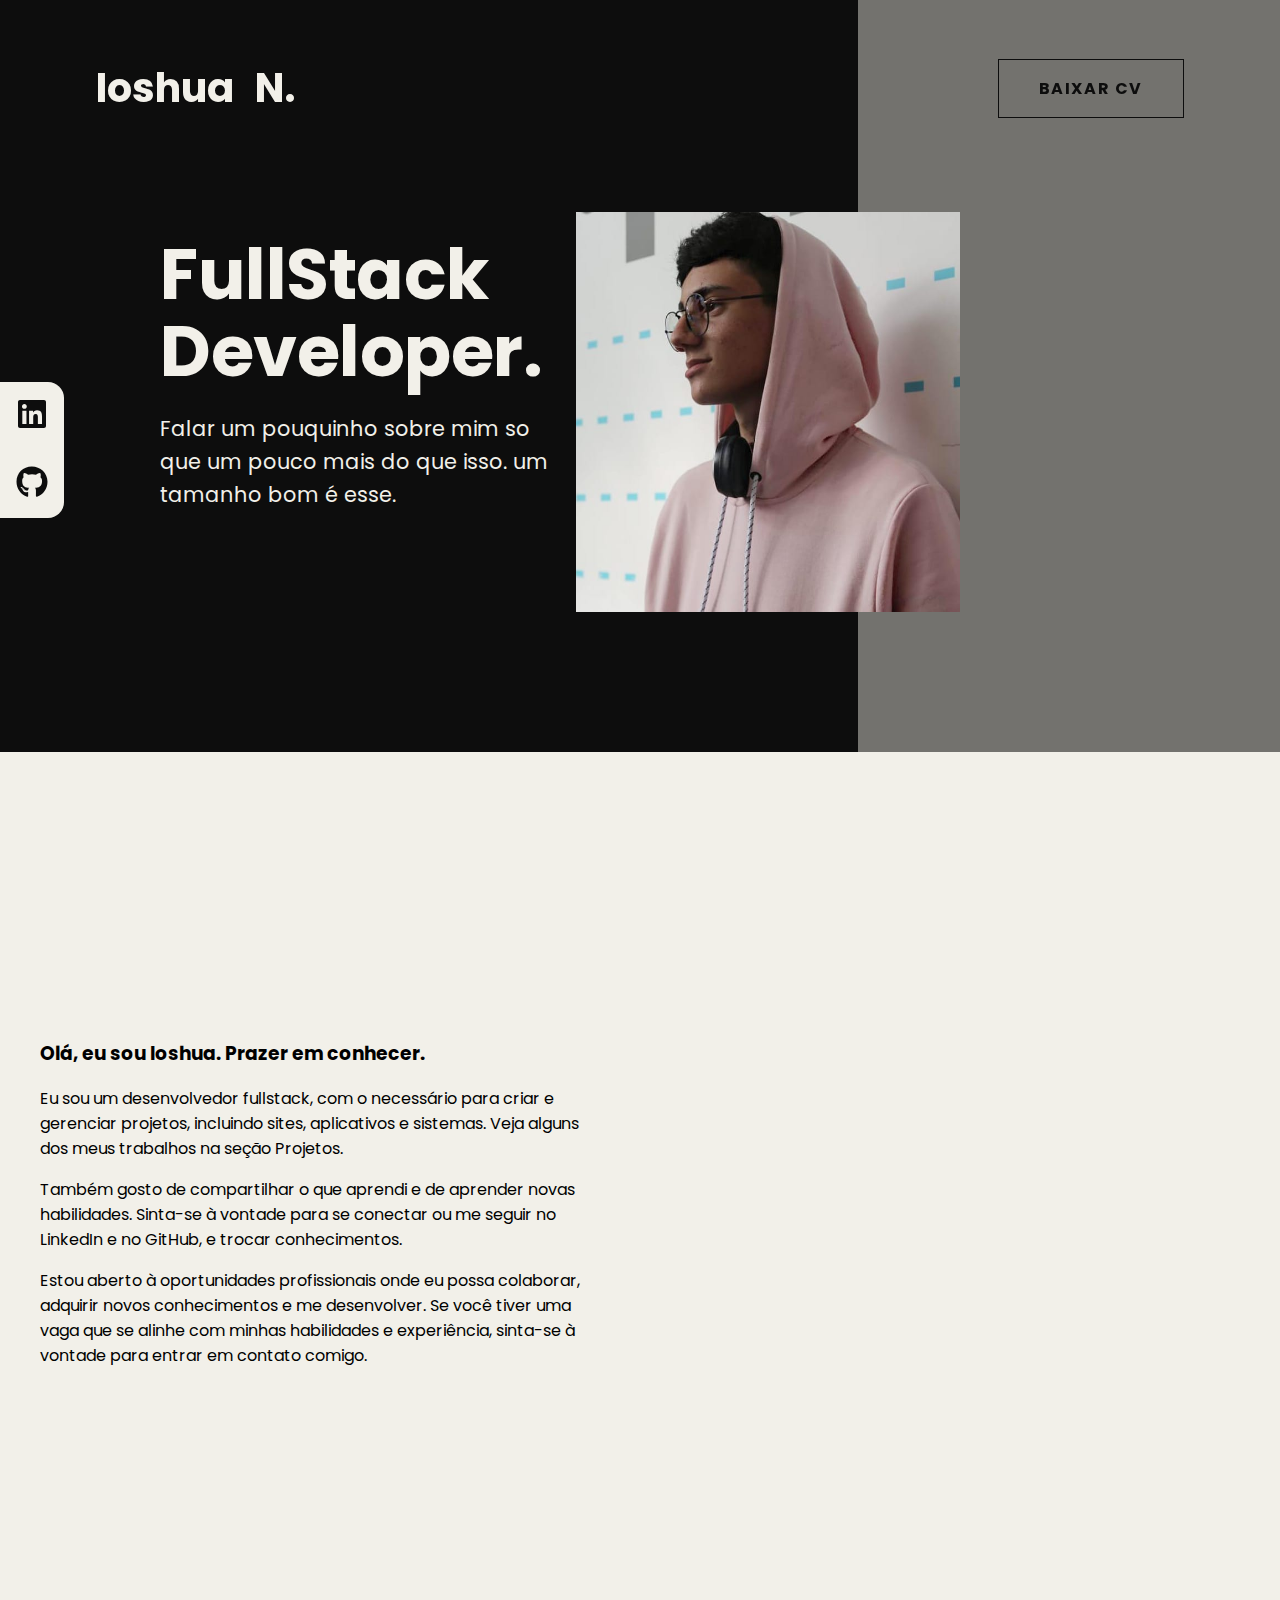
<file: index.html>
<!DOCTYPE html>
<html lang = "pt-br">
    <head>
        <meta charset = "UTF-8">
        <meta name = "viewport" content = "width=device-width, initial-scale=1.0">

        <link rel = "stylesheet" href = "css/styles.css">
        <link rel = "icon" href = "assets/icon.png" type = "image/x-icon">


        <link rel="preconnect" href="https://fonts.googleapis.com">
        <link rel="preconnect" href="https://fonts.gstatic.com" crossorigin>
        <link href="https://fonts.googleapis.com/css2?family=Poppins:ital,wght@0,100;0,200;0,300;0,400;0,500;0,600;0,700;0,800;0,900;1,100;1,200;1,300;1,400;1,500;1,600;1,700;1,800;1,900&family=Quicksand:wght@300..700&display=swap" rel="stylesheet">

        <title>Ioshua Noia</title>
    </head>
    <body>
        <header>
            <div class = "container">
                <a id = "bigLogo" class = "poppins logo" href = "">Ioshua</a>
                <a class = "poppins logo" href = "">N.</a>
            </div>
            <a class = "cv poppins" href = "assets/curriculo.pdf" download = "Curriculo - Ioshua Noia">Baixar CV</a>
        </header>
        <div class = "social">
            <div class = "social-item"><a href = "https://www.linkedin.com/in/ioshua-n/"><svg class = "icon" xmlns="http://www.w3.org/2000/svg" viewBox="0 0 448 512"><!--!Font Awesome Free 6.6.0 by @fontawesome - https://fontawesome.com License - https://fontawesome.com/license/free Copyright 2024 Fonticons, Inc.--><path d="M416 32H31.9C14.3 32 0 46.5 0 64.3v383.4C0 465.5 14.3 480 31.9 480H416c17.6 0 32-14.5 32-32.3V64.3c0-17.8-14.4-32.3-32-32.3zM135.4 416H69V202.2h66.5V416zm-33.2-243c-21.3 0-38.5-17.3-38.5-38.5S80.9 96 102.2 96c21.2 0 38.5 17.3 38.5 38.5 0 21.3-17.2 38.5-38.5 38.5zm282.1 243h-66.4V312c0-24.8-.5-56.7-34.5-56.7-34.6 0-39.9 27-39.9 54.9V416h-66.4V202.2h63.7v29.2h.9c8.9-16.8 30.6-34.5 62.9-34.5 67.2 0 79.7 44.3 79.7 101.9V416z"/></svg></a></div>
            <div class = "social-item"><a href = "https://github.com/Ioshua-N/"><svg class = "icon" xmlns="http://www.w3.org/2000/svg" viewBox="0 0 496 512"><!--!Font Awesome Free 6.6.0 by @fontawesome - https://fontawesome.com License - https://fontawesome.com/license/free Copyright 2024 Fonticons, Inc.--><path d="M165.9 397.4c0 2-2.3 3.6-5.2 3.6-3.3 .3-5.6-1.3-5.6-3.6 0-2 2.3-3.6 5.2-3.6 3-.3 5.6 1.3 5.6 3.6zm-31.1-4.5c-.7 2 1.3 4.3 4.3 4.9 2.6 1 5.6 0 6.2-2s-1.3-4.3-4.3-5.2c-2.6-.7-5.5 .3-6.2 2.3zm44.2-1.7c-2.9 .7-4.9 2.6-4.6 4.9 .3 2 2.9 3.3 5.9 2.6 2.9-.7 4.9-2.6 4.6-4.6-.3-1.9-3-3.2-5.9-2.9zM244.8 8C106.1 8 0 113.3 0 252c0 110.9 69.8 205.8 169.5 239.2 12.8 2.3 17.3-5.6 17.3-12.1 0-6.2-.3-40.4-.3-61.4 0 0-70 15-84.7-29.8 0 0-11.4-29.1-27.8-36.6 0 0-22.9-15.7 1.6-15.4 0 0 24.9 2 38.6 25.8 21.9 38.6 58.6 27.5 72.9 20.9 2.3-16 8.8-27.1 16-33.7-55.9-6.2-112.3-14.3-112.3-110.5 0-27.5 7.6-41.3 23.6-58.9-2.6-6.5-11.1-33.3 2.6-67.9 20.9-6.5 69 27 69 27 20-5.6 41.5-8.5 62.8-8.5s42.8 2.9 62.8 8.5c0 0 48.1-33.6 69-27 13.7 34.7 5.2 61.4 2.6 67.9 16 17.7 25.8 31.5 25.8 58.9 0 96.5-58.9 104.2-114.8 110.5 9.2 7.9 17 22.9 17 46.4 0 33.7-.3 75.4-.3 83.6 0 6.5 4.6 14.4 17.3 12.1C428.2 457.8 496 362.9 496 252 496 113.3 383.5 8 244.8 8zM97.2 352.9c-1.3 1-1 3.3 .7 5.2 1.6 1.6 3.9 2.3 5.2 1 1.3-1 1-3.3-.7-5.2-1.6-1.6-3.9-2.3-5.2-1zm-10.8-8.1c-.7 1.3 .3 2.9 2.3 3.9 1.6 1 3.6 .7 4.3-.7 .7-1.3-.3-2.9-2.3-3.9-2-.6-3.6-.3-4.3 .7zm32.4 35.6c-1.6 1.3-1 4.3 1.3 6.2 2.3 2.3 5.2 2.6 6.5 1 1.3-1.3 .7-4.3-1.3-6.2-2.2-2.3-5.2-2.6-6.5-1zm-11.4-14.7c-1.6 1-1.6 3.6 0 5.9 1.6 2.3 4.3 3.3 5.6 2.3 1.6-1.3 1.6-3.9 0-6.2-1.4-2.3-4-3.3-5.6-2z"/></svg></a></div>
        </div>
        <main>
            <section class = "page one">
                <div class = "container primary">
                    <article>
                        <h1 class = "poppins">FullStack Developer.</h1>
                        <p class = "poppins">Falar um pouquinho sobre mim so que um pouco mais do que isso. um tamanho bom é esse.</p>
                    </article>
                    <div class = "square">
                        <img src = "assets/hot-guy.jpg">
                    </div>
                </div>
            </section>
            <section class = "page two">
                <div class = "container">
                    <article class = "poppins">
                        <h3>Olá, eu sou Ioshua. Prazer em conhecer.</h3>
                        <div>
                            <p>Eu sou um desenvolvedor fullstack, com o necessário para criar e gerenciar projetos, incluindo sites, aplicativos e sistemas. Veja alguns dos meus trabalhos na seção Projetos.</p>
                            <p>Também gosto de compartilhar o que aprendi e de aprender novas habilidades. Sinta-se à vontade para se conectar ou me seguir no LinkedIn e no GitHub, e trocar conhecimentos.</p>
                            <p>Estou aberto à oportunidades profissionais onde eu possa colaborar, adquirir novos conhecimentos e me desenvolver. Se você tiver uma vaga que se alinhe com minhas habilidades e experiência, sinta-se à vontade para entrar em contato comigo.</p>
                        </div>
                    </article>
                    <article class = "poppins">

                    </article>
                </div>
            </section>

            <section class = "page three">

            </section>
        </main>
        <div>

        </div>

        <script src = "js/script.js"></script>
    </body>
</html>
</file>
<file: css/styles.css>
*
{
    box-sizing: border-box;
}

body
{
    margin: 0;

    overflow: hidden;
}

header
{
    width: 100%;
    height: 11rem;

    padding: 0 6rem;

    display: flex;
    justify-content: space-between;
    align-items: center;

    position: fixed;
}

main
{
    width: 100vw;
    height: 100vh;
}

section
{
    display: flex;
    flex-direction: column;

    align-items: center;
    justify-content: center;
}

a
{
    text-decoration: none;
}

.one
{
    height: 47rem;

    background: linear-gradient(to right,#0D0D0D 67%, #73726E 33%);

    padding-bottom: 4.25rem;
}

.one article
{
    margin-top: -3.5rem;
}

.two
{
    flex-direction: row;

    width: 100vw;
    height: 100vh;

    background-color: #F2F0E9;
}

.two .container
{
    display: grid;

    grid-template-columns: 1fr 1fr;
    grid-gap: 6rem;

    max-width: 75rem;
}

.three
{
    width: 100vw;
    height: 100vh;

    background-color: #0D0D0D;
}

.container
{
    max-width: 110rem;

    min-width: 12.5rem;

    display: flex;
    justify-content: space-between;
}

.primary
{
    width: 100%;
    margin-top: 13.25rem;

    padding: 0 10rem;
    padding-bottom: 4.5rem;

    display: flex;
    align-items: center;
    justify-content: space-between;
}

.quicksand
{
    font-family: "Quicksand", sans-serif;
    font-style: normal;
}

.poppins
{
    font-family: "Poppins", sans-serif;
    font-style: normal;
}

.logo
{
    font-size: 2.5rem;
    font-weight: 700;

    transition: transform 0.5s cubic-bezier(0.23, 1, 0.32, 1);

    color: #F2F0E9;
}

.logo:hover
{
    transform: scale(1.2);
}

.logo-invert
{
    font-size: 2.5rem;
    font-weight: 700;

    color: #0D0D0D;
}

.cv /* botão curriculo */
{
    position: relative; /* torna o objetivo como referência para elementos filhos (no caso o ::before ) */
    display: inline-block; /* faz com que o elementos seja um bloco mas ele tenta se encaixar na mesma linha se houver espaço antes de ir pra proxima */

    border: solid 1px #0D0D0D;
    padding: 1rem 2.5rem;

    text-transform: uppercase;
    font-size: 1rem;
    font-weight: bold;
    letter-spacing: 0.1rem;

    color: #0D0D0D;

    overflow: hidden; /* faz com que as partes que vazarem do tamanho do elemento não são mostradas */

    transition: transform 0.5s cubic-bezier(0.23, 1, 0.32, 1);
}

.cv-invert
{
    border-color: #F2F0E9;
    color: #F2F0E9;
    transition: transform 0.5s cubic-bezier(0.23, 1, 0.32, 1);
}

.cv::before
{
    content: '';

    position: absolute;
    top: 0;
    left: 0;
    z-index: -1;

    height: 100%;
    width: 100%;

    transform: translateX(-100%);
    transition: transform 0.5s cubic-bezier(0.23, 1, 0.32, 1);

    background-color: #0D0D0D;
}

.cv-invert::before
{
    content: '';

    position: absolute;
    top: 0;
    left: 0;
    z-index: -1;

    height: 100%;
    width: 100%;

    transform: translateX(-100%);
    transition: transform 0.5s cubic-bezier(0.23, 1, 0.32, 1);

    background-color: #F2F0E9;
}

.cv:hover::before
{
    transform: translateX(0);
}

.cv:hover
{
    color: #F2F0E9;
}

.cv-invert:hover
{
    color: #0D0D0D;
}

.primary h1
{
    max-width: 30vw;

    font-weight: 700;
    font-size: 4.4rem;
    line-height: 1.1;
    letter-spacing: -0.03rem;

    margin: 0;

    color: #F2F0E9;
}

.primary p
{
    width: 32vw;

    font-weight: 400;
    font-size: 1.3rem;
    line-height: 1.6;

    color: #F2F0E9;
}

.square
{
    width: 24rem;
    height: 25rem;

    margin-right: 10rem;

    background-color: blue;
}

.square img
{
    width: inherit;
    height: inherit;
}

.social
{
    position: fixed;

    /* BARRA EM CIMA 
    display: flex;

    left: 50%;
    transform: translateX(-50%);

    border-bottom-left-radius: 1rem;
    border-bottom-right-radius: 1rem;
    */

    /* BARRA NA ESQUERDA */
    top: 50%;
    transform: translate(0,-50%);

    border-top-right-radius: 1rem;
    border-bottom-right-radius: 1rem;

    background-color: #F2F0E9;
    /* box-shadow: 0 0 1rem 0 #403F3D; */
}

.social-invert
{
    background-color: #0D0D0D;
}

.social-item
{
    padding: 1rem;

    box-sizing: content-box;
}

.icon, .icon svg /* icone */
{
    height: 2rem;
    width: 2rem;

    color:#0D0D0D;
    fill: #0D0D0D;
}

.icon-invert, .icon-invert svg
{
    color: #F2F0E9;
    fill: #F2F0E9;
}
</file>
